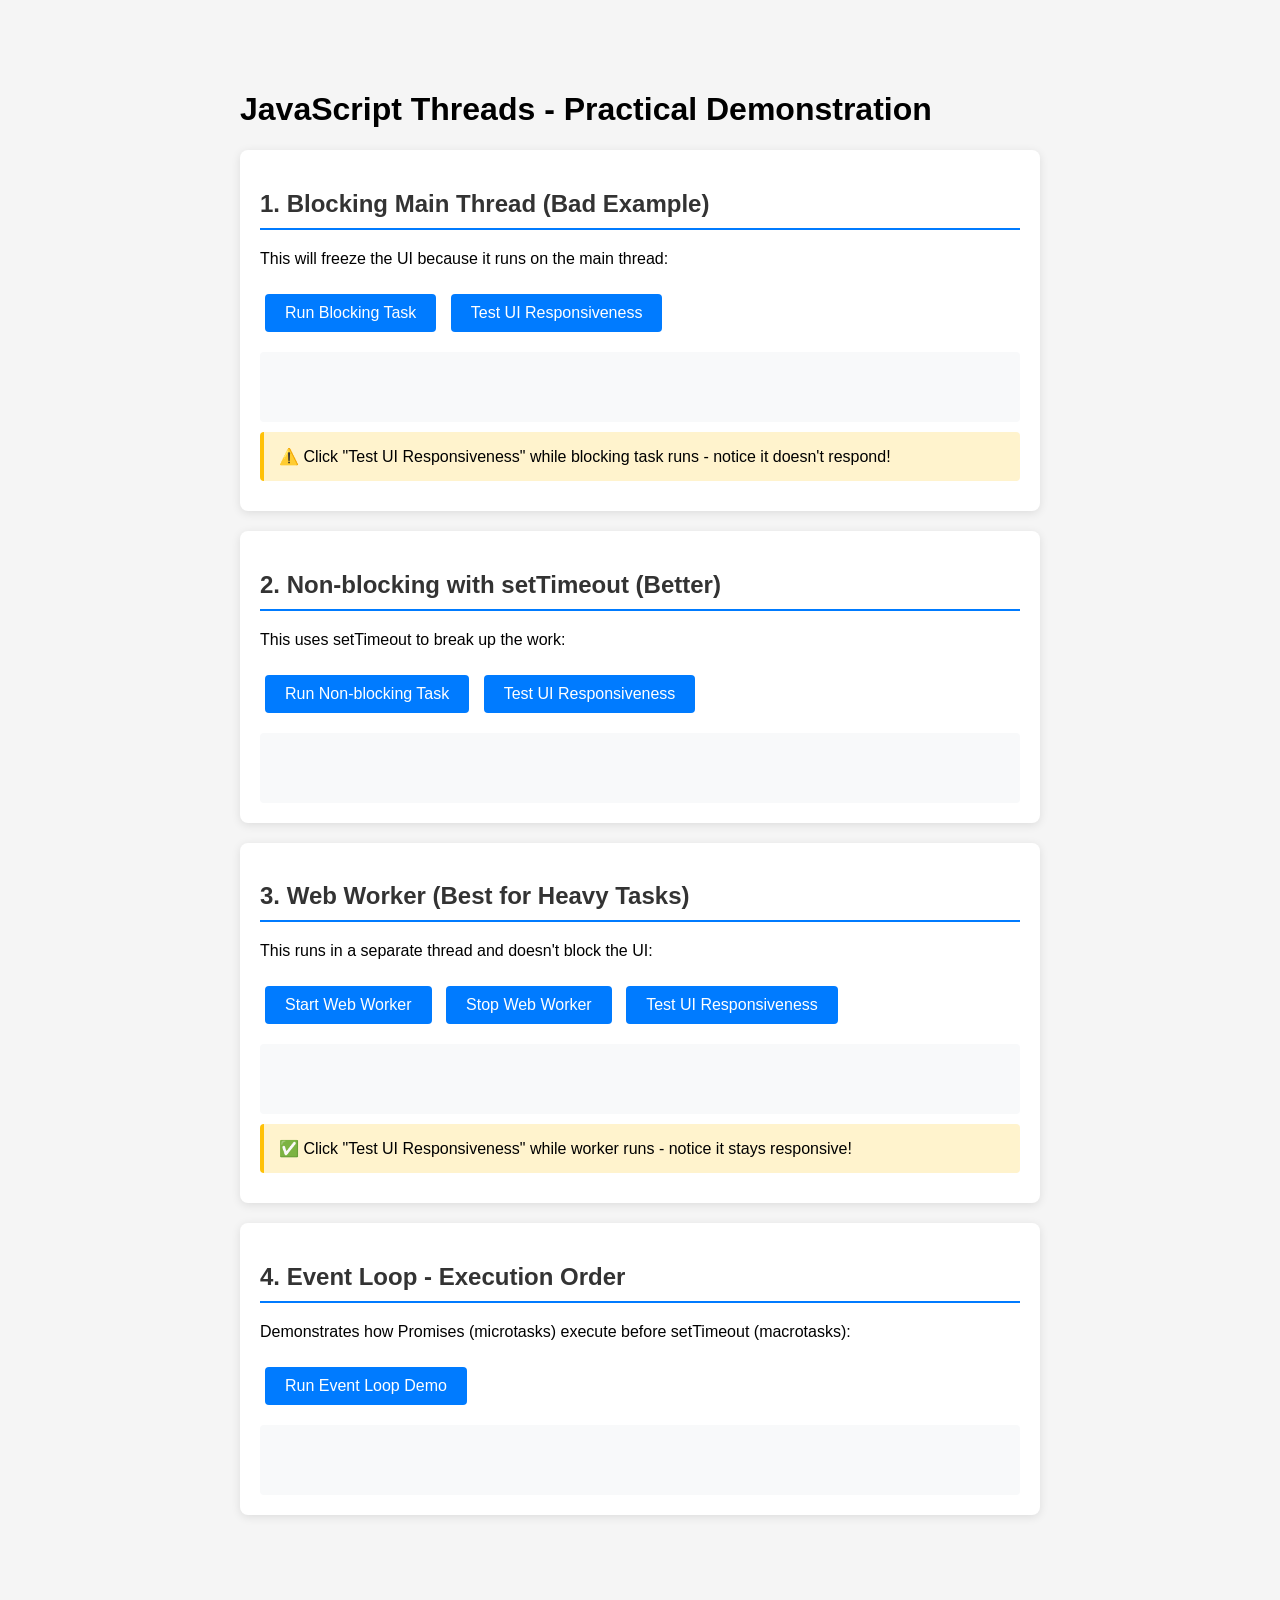
<file: 09_Advanced_1/thread_example.html>
<!DOCTYPE html>
<html lang="en">
<head>
    <meta charset="UTF-8">
    <meta name="viewport" content="width=device-width, initial-scale=1.0">
    <title>JavaScript Threads - Practical Example</title>
    <style>
        body {
            font-family: Arial, sans-serif;
            max-width: 800px;
            margin: 50px auto;
            padding: 20px;
            background: #f5f5f5;
        }
        .container {
            background: white;
            padding: 20px;
            border-radius: 8px;
            box-shadow: 0 2px 10px rgba(0,0,0,0.1);
            margin-bottom: 20px;
        }
        button {
            padding: 10px 20px;
            margin: 10px 5px;
            font-size: 16px;
            cursor: pointer;
            border: none;
            border-radius: 4px;
            background: #007bff;
            color: white;
        }
        button:hover {
            background: #0056b3;
        }
        button:disabled {
            background: #ccc;
            cursor: not-allowed;
        }
        .output {
            margin-top: 10px;
            padding: 10px;
            background: #f8f9fa;
            border-radius: 4px;
            min-height: 50px;
            font-family: monospace;
        }
        h2 {
            color: #333;
            border-bottom: 2px solid #007bff;
            padding-bottom: 10px;
        }
        .warning {
            background: #fff3cd;
            padding: 15px;
            border-radius: 4px;
            margin: 10px 0;
            border-left: 4px solid #ffc107;
        }
    </style>
</head>
<body>
    <h1>JavaScript Threads - Practical Demonstration</h1>

    <!-- Example 1: Blocking Main Thread -->
    <div class="container">
        <h2>1. Blocking Main Thread (Bad Example)</h2>
        <p>This will freeze the UI because it runs on the main thread:</p>
        <button onclick="blockingTask()">Run Blocking Task</button>
        <button onclick="testUI()">Test UI Responsiveness</button>
        <div class="output" id="blocking-output"></div>
        <div class="warning">
            ⚠️ Click "Test UI Responsiveness" while blocking task runs - notice it doesn't respond!
        </div>
    </div>

    <!-- Example 2: Non-blocking with setTimeout -->
    <div class="container">
        <h2>2. Non-blocking with setTimeout (Better)</h2>
        <p>This uses setTimeout to break up the work:</p>
        <button onclick="nonBlockingTask()">Run Non-blocking Task</button>
        <button onclick="testUI()">Test UI Responsiveness</button>
        <div class="output" id="nonblocking-output"></div>
    </div>

    <!-- Example 3: Web Worker -->
    <div class="container">
        <h2>3. Web Worker (Best for Heavy Tasks)</h2>
        <p>This runs in a separate thread and doesn't block the UI:</p>
        <button onclick="startWorker()">Start Web Worker</button>
        <button onclick="stopWorker()">Stop Web Worker</button>
        <button onclick="testUI()">Test UI Responsiveness</button>
        <div class="output" id="worker-output"></div>
        <div class="warning">
            ✅ Click "Test UI Responsiveness" while worker runs - notice it stays responsive!
        </div>
    </div>

    <!-- Example 4: Event Loop Demonstration -->
    <div class="container">
        <h2>4. Event Loop - Execution Order</h2>
        <p>Demonstrates how Promises (microtasks) execute before setTimeout (macrotasks):</p>
        <button onclick="eventLoopDemo()">Run Event Loop Demo</button>
        <div class="output" id="eventloop-output"></div>
    </div>

    <script>
        // Example 1: Blocking Task
        function blockingTask() {
            const output = document.getElementById('blocking-output');
            output.innerHTML = 'Starting blocking task...<br>';
            
            const start = Date.now();
            let sum = 0;
            // Heavy computation that blocks the main thread
            for (let i = 0; i < 500000000; i++) {
                sum += i;
            }
            const end = Date.now();
            
            output.innerHTML += `Task completed in ${end - start}ms<br>`;
            output.innerHTML += `Result: ${sum}<br>`;
            output.innerHTML += '⚠️ UI was frozen during this time!';
        }

        // Example 2: Non-blocking Task (using setTimeout)
        function nonBlockingTask() {
            const output = document.getElementById('nonblocking-output');
            output.innerHTML = 'Starting non-blocking task...<br>';
            
            let sum = 0;
            let iterations = 0;
            const totalIterations = 1000000;
            
            function processChunk() {
                const chunkSize = 10000;
                for (let i = 0; i < chunkSize && iterations < totalIterations; i++) {
                    sum += iterations;
                    iterations++;
                }
                
                if (iterations < totalIterations) {
                    output.innerHTML = `Processing... ${iterations}/${totalIterations}<br>`;
                    setTimeout(processChunk, 0); // Yield to event loop
                } else {
                    output.innerHTML += `Task completed!<br>`;
                    output.innerHTML += `Result: ${sum}<br>`;
                    output.innerHTML += '✅ UI remained responsive!';
                }
            }
            
            processChunk();
        }

        // Example 3: Web Worker
        let worker = null;

        function startWorker() {
            const output = document.getElementById('worker-output');
            
            if (worker) {
                output.innerHTML = 'Worker already running!';
                return;
            }

            // Create inline worker code
            const workerCode = `
                self.onmessage = function(e) {
                    const start = Date.now();
                    let sum = 0;
                    const iterations = 500000000;
                    
                    for (let i = 0; i < iterations; i++) {
                        sum += i;
                    }
                    
                    const end = Date.now();
                    self.postMessage({
                        result: sum,
                        time: end - start,
                        message: 'Task completed in worker thread!'
                    });
                };
            `;

            const blob = new Blob([workerCode], { type: 'application/javascript' });
            worker = new Worker(URL.createObjectURL(blob));

            output.innerHTML = 'Worker started...<br>';
            output.innerHTML += '✅ UI remains responsive!<br>';

            worker.onmessage = function(e) {
                output.innerHTML += `<br>Message from worker: ${e.data.message}<br>`;
                output.innerHTML += `Result: ${e.data.result}<br>`;
                output.innerHTML += `Time: ${e.data.time}ms<br>`;
                worker = null;
            };

            worker.onerror = function(error) {
                output.innerHTML += `Error: ${error.message}`;
                worker = null;
            };

            worker.postMessage('start');
        }

        function stopWorker() {
            if (worker) {
                worker.terminate();
                worker = null;
                document.getElementById('worker-output').innerHTML += '<br>Worker stopped!';
            }
        }

        // Example 4: Event Loop Demonstration
        function eventLoopDemo() {
            const output = document.getElementById('eventloop-output');
            output.innerHTML = '';

            console.log('1. Synchronous code');
            output.innerHTML += '1. Synchronous code<br>';

            setTimeout(() => {
                console.log('4. setTimeout (macrotask)');
                output.innerHTML += '4. setTimeout (macrotask)<br>';
            }, 0);

            Promise.resolve().then(() => {
                console.log('3. Promise (microtask)');
                output.innerHTML += '3. Promise (microtask)<br>';
            });

            console.log('2. Synchronous code');
            output.innerHTML += '2. Synchronous code<br>';

            // Explanation
            setTimeout(() => {
                output.innerHTML += '<br><strong>Execution Order:</strong><br>';
                output.innerHTML += '1. Synchronous code (immediate)<br>';
                output.innerHTML += '2. Synchronous code (immediate)<br>';
                output.innerHTML += '3. Promise microtask (before macrotasks)<br>';
                output.innerHTML += '4. setTimeout macrotask (after microtasks)<br>';
            }, 100);
        }

        // Test UI Responsiveness
        function testUI() {
            alert('UI is responsive! ✅');
        }
    </script>
</body>
</html>
</file>
